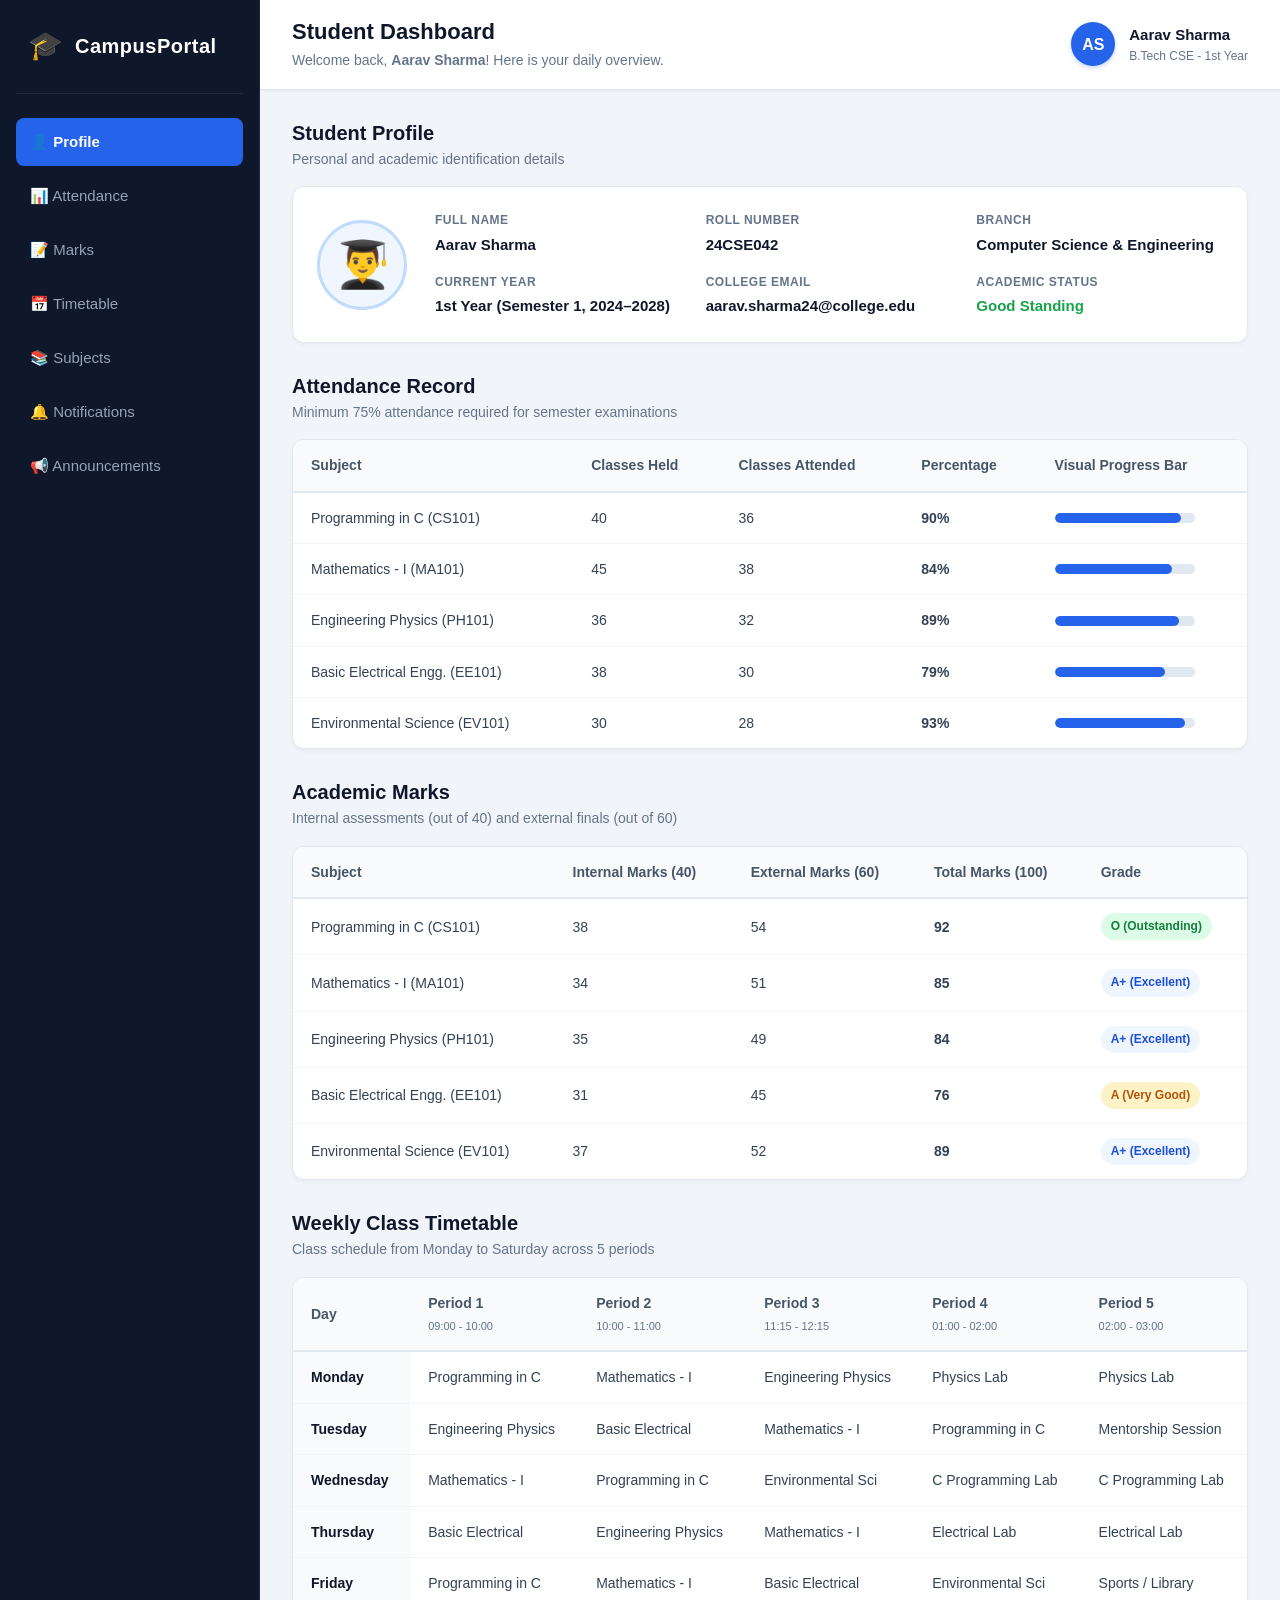
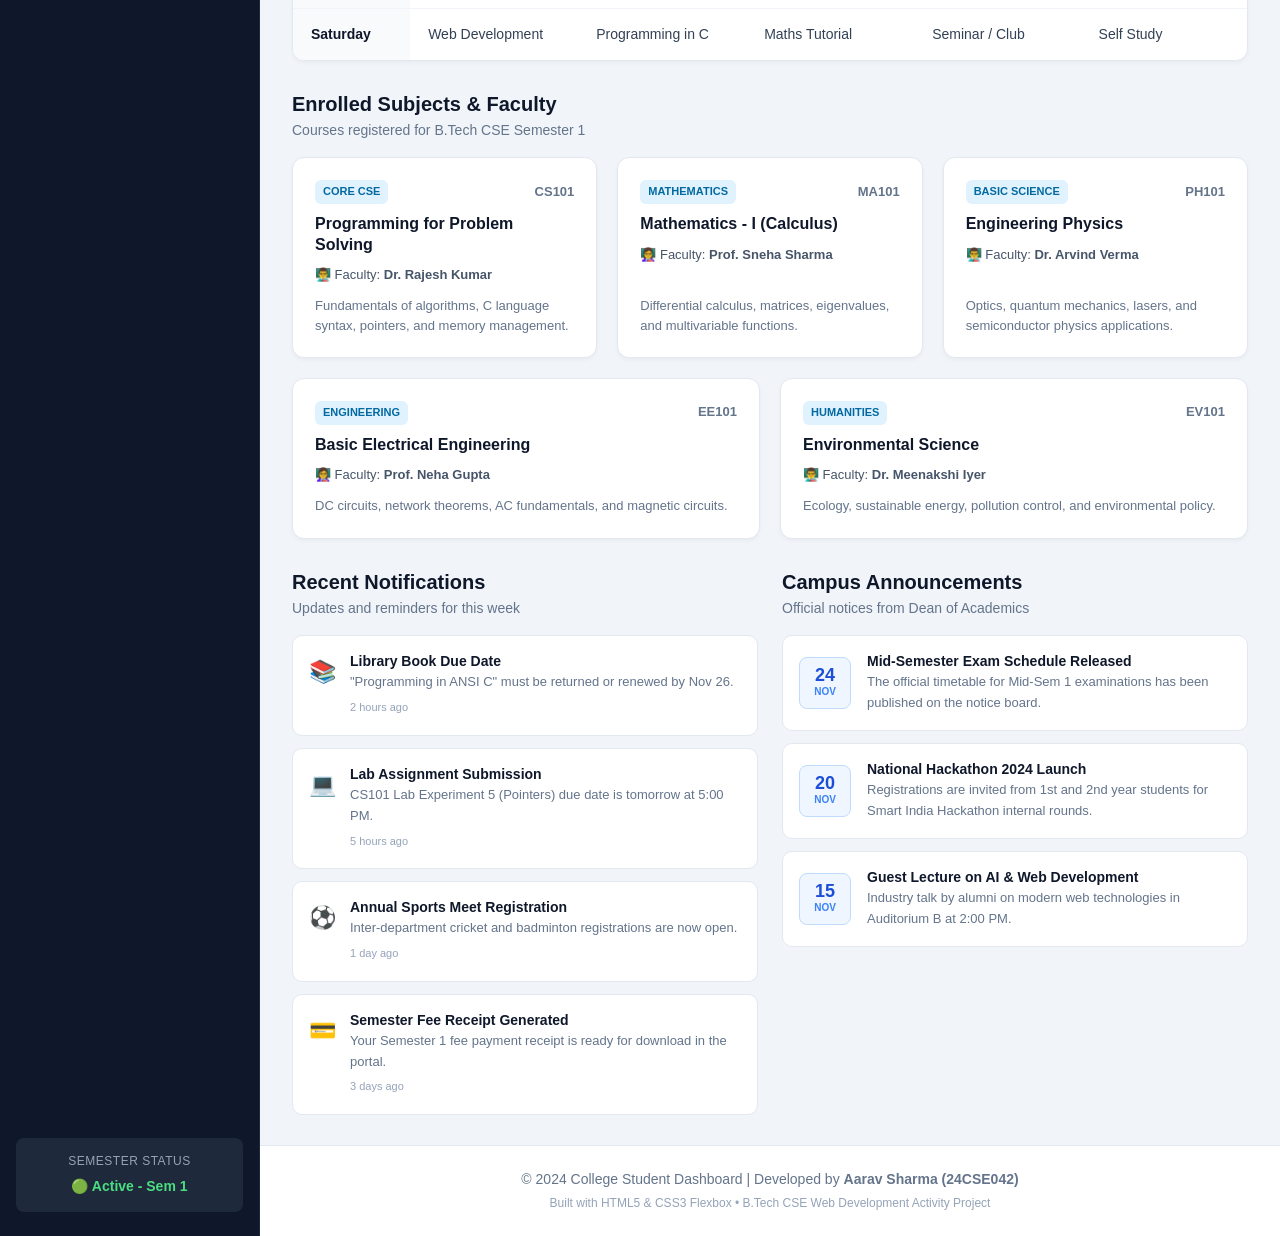
<file: index.html>
<!DOCTYPE html>
<html lang="en">
<head>
  <meta charset="UTF-8">
  <meta name="viewport" content="width=device-width, initial-scale=1.0">
  <title>College Student Dashboard</title>
  <!-- Link to external CSS stylesheet -->
  <link rel="stylesheet" href="style.css">
</head>
<body>

  <!-- ========================================== -->
  <!-- MAIN LAYOUT CONTAINER (FLEXBOX PARENT)     -->
  <!-- ========================================== -->
  <div class="dashboard-container">

    <!-- ========================================== -->
    <!-- 1. SIDEBAR (LEFT NAVIGATION MENU)          -->
    <!-- ========================================== -->
    <aside class="sidebar">
      <!-- Portal Brand Logo & Title -->
      <div class="sidebar-brand">
        <span class="brand-icon">🎓</span>
        <h2 class="brand-name">CampusPortal</h2>
      </div>

      <!-- Navigation Links -->
      <nav class="sidebar-nav">
        <ul>
          <li><a href="#profile" class="nav-link active">👤 Profile</a></li>
          <li><a href="#attendance" class="nav-link">📊 Attendance</a></li>
          <li><a href="#marks" class="nav-link">📝 Marks</a></li>
          <li><a href="#timetable" class="nav-link">📅 Timetable</a></li>
          <li><a href="#subjects" class="nav-link">📚 Subjects</a></li>
          <li><a href="#notifications" class="nav-link">🔔 Notifications</a></li>
          <li><a href="#announcements" class="nav-link">📢 Announcements</a></li>
        </ul>
      </nav>

      <!-- Sidebar Status Card -->
      <div class="sidebar-status">
        <p class="status-label">Semester Status</p>
        <p class="status-badge">🟢 Active - Sem 1</p>
      </div>
    </aside>

    <!-- ========================================== -->
    <!-- RIGHT SIDE CONTENT WRAPPER                 -->
    <!-- ========================================== -->
    <div class="main-wrapper">

      <!-- ========================================== -->
      <!-- 2. TOP HEADER BAR                          -->
      <!-- ========================================== -->
      <header class="topbar">
        <div class="topbar-welcome">
          <h1>Student Dashboard</h1>
          <p class="welcome-text">Welcome back, <strong>Aarav Sharma</strong>! Here is your daily overview.</p>
        </div>

        <div class="topbar-profile">
          <div class="avatar-circle">AS</div>
          <div class="topbar-details">
            <span class="student-name">Aarav Sharma</span>
            <span class="student-role">B.Tech CSE - 1st Year</span>
          </div>
        </div>
      </header>

      <!-- ========================================== -->
      <!-- 3. MAIN DASHBOARD CONTENT                  -->
      <!-- ========================================== -->
      <main class="main-content">

        <!-- ========================================== -->
        <!-- SECTION 1: STUDENT PROFILE CARD            -->
        <!-- ========================================== -->
        <section id="profile" class="dashboard-section">
          <div class="section-header">
            <h2>Student Profile</h2>
            <p>Personal and academic identification details</p>
          </div>

          <div class="profile-card">
            <!-- Student Avatar Badge -->
            <div class="profile-avatar-large">
              <span class="avatar-emoji">👨‍🎓</span>
            </div>

            <!-- Student Detailed Information -->
            <div class="profile-info-grid">
              <div class="info-item">
                <span class="info-label">Full Name</span>
                <span class="info-value">Aarav Sharma</span>
              </div>
              <div class="info-item">
                <span class="info-label">Roll Number</span>
                <span class="info-value">24CSE042</span>
              </div>
              <div class="info-item">
                <span class="info-label">Branch</span>
                <span class="info-value">Computer Science &amp; Engineering</span>
              </div>
              <div class="info-item">
                <span class="info-label">Current Year</span>
                <span class="info-value">1st Year (Semester 1, 2024–2028)</span>
              </div>
              <div class="info-item">
                <span class="info-label">College Email</span>
                <span class="info-value">aarav.sharma24@college.edu</span>
              </div>
              <div class="info-item">
                <span class="info-label">Academic Status</span>
                <span class="info-value status-good">Good Standing</span>
              </div>
            </div>
          </div>
        </section>

        <!-- ========================================== -->
        <!-- SECTION 2: ATTENDANCE TRACKER              -->
        <!-- ========================================== -->
        <section id="attendance" class="dashboard-section">
          <div class="section-header">
            <h2>Attendance Record</h2>
            <p>Minimum 75% attendance required for semester examinations</p>
          </div>

          <!-- Table Wrapper ensures horizontal scrolling on small screens -->
          <div class="table-wrapper">
            <table class="data-table">
              <thead>
                <tr>
                  <th>Subject</th>
                  <th>Classes Held</th>
                  <th>Classes Attended</th>
                  <th>Percentage</th>
                  <th>Visual Progress Bar</th>
                </tr>
              </thead>
              <tbody>
                <tr>
                  <td>Programming in C (CS101)</td>
                  <td>40</td>
                  <td>36</td>
                  <td><strong>90%</strong></td>
                  <td>
                    <div class="attendance-bar-bg">
                      <!-- Note for Viva: Inline style is used here ONLY for the width percentage because each subject has a unique dynamic percentage value, while all styling rules remain in style.css -->
                      <div class="attendance-bar-fill" style="width: 90%;"></div>
                    </div>
                  </td>
                </tr>
                <tr>
                  <td>Mathematics - I (MA101)</td>
                  <td>45</td>
                  <td>38</td>
                  <td><strong>84%</strong></td>
                  <td>
                    <div class="attendance-bar-bg">
                      <!-- Inline style represents the 84% width of the attendance bar -->
                      <div class="attendance-bar-fill" style="width: 84%;"></div>
                    </div>
                  </td>
                </tr>
                <tr>
                  <td>Engineering Physics (PH101)</td>
                  <td>36</td>
                  <td>32</td>
                  <td><strong>89%</strong></td>
                  <td>
                    <div class="attendance-bar-bg">
                      <!-- Inline style represents the 89% width of the attendance bar -->
                      <div class="attendance-bar-fill" style="width: 89%;"></div>
                    </div>
                  </td>
                </tr>
                <tr>
                  <td>Basic Electrical Engg. (EE101)</td>
                  <td>38</td>
                  <td>30</td>
                  <td><strong>79%</strong></td>
                  <td>
                    <div class="attendance-bar-bg">
                      <!-- Inline style represents the 79% width of the attendance bar -->
                      <div class="attendance-bar-fill" style="width: 79%;"></div>
                    </div>
                  </td>
                </tr>
                <tr>
                  <td>Environmental Science (EV101)</td>
                  <td>30</td>
                  <td>28</td>
                  <td><strong>93%</strong></td>
                  <td>
                    <div class="attendance-bar-bg">
                      <!-- Inline style represents the 93% width of the attendance bar -->
                      <div class="attendance-bar-fill" style="width: 93%;"></div>
                    </div>
                  </td>
                </tr>
              </tbody>
            </table>
          </div>
        </section>

        <!-- ========================================== -->
        <!-- SECTION 3: MARKS & EVALUATION              -->
        <!-- ========================================== -->
        <section id="marks" class="dashboard-section">
          <div class="section-header">
            <h2>Academic Marks</h2>
            <p>Internal assessments (out of 40) and external finals (out of 60)</p>
          </div>

          <!-- Table Wrapper for responsive scrolling -->
          <div class="table-wrapper">
            <table class="data-table">
              <thead>
                <tr>
                  <th>Subject</th>
                  <th>Internal Marks (40)</th>
                  <th>External Marks (60)</th>
                  <th>Total Marks (100)</th>
                  <th>Grade</th>
                </tr>
              </thead>
              <tbody>
                <tr>
                  <td>Programming in C (CS101)</td>
                  <td>38</td>
                  <td>54</td>
                  <td><strong>92</strong></td>
                  <td><span class="badge grade-o">O (Outstanding)</span></td>
                </tr>
                <tr>
                  <td>Mathematics - I (MA101)</td>
                  <td>34</td>
                  <td>51</td>
                  <td><strong>85</strong></td>
                  <td><span class="badge grade-aplus">A+ (Excellent)</span></td>
                </tr>
                <tr>
                  <td>Engineering Physics (PH101)</td>
                  <td>35</td>
                  <td>49</td>
                  <td><strong>84</strong></td>
                  <td><span class="badge grade-aplus">A+ (Excellent)</span></td>
                </tr>
                <tr>
                  <td>Basic Electrical Engg. (EE101)</td>
                  <td>31</td>
                  <td>45</td>
                  <td><strong>76</strong></td>
                  <td><span class="badge grade-a">A (Very Good)</span></td>
                </tr>
                <tr>
                  <td>Environmental Science (EV101)</td>
                  <td>37</td>
                  <td>52</td>
                  <td><strong>89</strong></td>
                  <td><span class="badge grade-aplus">A+ (Excellent)</span></td>
                </tr>
              </tbody>
            </table>
          </div>
        </section>

        <!-- ========================================== -->
        <!-- SECTION 4: WEEKLY TIMETABLE                -->
        <!-- ========================================== -->
        <section id="timetable" class="dashboard-section">
          <div class="section-header">
            <h2>Weekly Class Timetable</h2>
            <p>Class schedule from Monday to Saturday across 5 periods</p>
          </div>

          <!-- Table Wrapper for responsive scrolling -->
          <div class="table-wrapper">
            <table class="data-table timetable-table">
              <thead>
                <tr>
                  <th>Day</th>
                  <th>Period 1<br><small>09:00 - 10:00</small></th>
                  <th>Period 2<br><small>10:00 - 11:00</small></th>
                  <th>Period 3<br><small>11:15 - 12:15</small></th>
                  <th>Period 4<br><small>01:00 - 02:00</small></th>
                  <th>Period 5<br><small>02:00 - 03:00</small></th>
                </tr>
              </thead>
              <tbody>
                <tr>
                  <td><strong>Monday</strong></td>
                  <td>Programming in C</td>
                  <td>Mathematics - I</td>
                  <td>Engineering Physics</td>
                  <td>Physics Lab</td>
                  <td>Physics Lab</td>
                </tr>
                <tr>
                  <td><strong>Tuesday</strong></td>
                  <td>Engineering Physics</td>
                  <td>Basic Electrical</td>
                  <td>Mathematics - I</td>
                  <td>Programming in C</td>
                  <td>Mentorship Session</td>
                </tr>
                <tr>
                  <td><strong>Wednesday</strong></td>
                  <td>Mathematics - I</td>
                  <td>Programming in C</td>
                  <td>Environmental Sci</td>
                  <td>C Programming Lab</td>
                  <td>C Programming Lab</td>
                </tr>
                <tr>
                  <td><strong>Thursday</strong></td>
                  <td>Basic Electrical</td>
                  <td>Engineering Physics</td>
                  <td>Mathematics - I</td>
                  <td>Electrical Lab</td>
                  <td>Electrical Lab</td>
                </tr>
                <tr>
                  <td><strong>Friday</strong></td>
                  <td>Programming in C</td>
                  <td>Mathematics - I</td>
                  <td>Basic Electrical</td>
                  <td>Environmental Sci</td>
                  <td>Sports / Library</td>
                </tr>
                <tr>
                  <td><strong>Saturday</strong></td>
                  <td>Web Development</td>
                  <td>Programming in C</td>
                  <td>Maths Tutorial</td>
                  <td>Seminar / Club</td>
                  <td>Self Study</td>
                </tr>
              </tbody>
            </table>
          </div>
        </section>

        <!-- ========================================== -->
        <!-- SECTION 5: REGISTERED SUBJECTS             -->
        <!-- ========================================== -->
        <section id="subjects" class="dashboard-section">
          <div class="section-header">
            <h2>Enrolled Subjects &amp; Faculty</h2>
            <p>Courses registered for B.Tech CSE Semester 1</p>
          </div>

          <!-- Subjects Container (Flexbox layout) -->
          <div class="subjects-container">
            <!-- Subject Card 1 -->
            <div class="subject-card">
              <div class="subject-card-header">
                <span class="subject-badge">Core CSE</span>
                <span class="subject-code">CS101</span>
              </div>
              <h3 class="subject-title">Programming for Problem Solving</h3>
              <p class="subject-faculty">👨‍🏫 Faculty: <strong>Dr. Rajesh Kumar</strong></p>
              <p class="subject-desc">Fundamentals of algorithms, C language syntax, pointers, and memory management.</p>
            </div>

            <!-- Subject Card 2 -->
            <div class="subject-card">
              <div class="subject-card-header">
                <span class="subject-badge">Mathematics</span>
                <span class="subject-code">MA101</span>
              </div>
              <h3 class="subject-title">Mathematics - I (Calculus)</h3>
              <p class="subject-faculty">👩‍🏫 Faculty: <strong>Prof. Sneha Sharma</strong></p>
              <p class="subject-desc">Differential calculus, matrices, eigenvalues, and multivariable functions.</p>
            </div>

            <!-- Subject Card 3 -->
            <div class="subject-card">
              <div class="subject-card-header">
                <span class="subject-badge">Basic Science</span>
                <span class="subject-code">PH101</span>
              </div>
              <h3 class="subject-title">Engineering Physics</h3>
              <p class="subject-faculty">👨‍🏫 Faculty: <strong>Dr. Arvind Verma</strong></p>
              <p class="subject-desc">Optics, quantum mechanics, lasers, and semiconductor physics applications.</p>
            </div>

            <!-- Subject Card 4 -->
            <div class="subject-card">
              <div class="subject-card-header">
                <span class="subject-badge">Engineering</span>
                <span class="subject-code">EE101</span>
              </div>
              <h3 class="subject-title">Basic Electrical Engineering</h3>
              <p class="subject-faculty">👩‍🏫 Faculty: <strong>Prof. Neha Gupta</strong></p>
              <p class="subject-desc">DC circuits, network theorems, AC fundamentals, and magnetic circuits.</p>
            </div>

            <!-- Subject Card 5 -->
            <div class="subject-card">
              <div class="subject-card-header">
                <span class="subject-badge">Humanities</span>
                <span class="subject-code">EV101</span>
              </div>
              <h3 class="subject-title">Environmental Science</h3>
              <p class="subject-faculty">👨‍🏫 Faculty: <strong>Dr. Meenakshi Iyer</strong></p>
              <p class="subject-desc">Ecology, sustainable energy, pollution control, and environmental policy.</p>
            </div>
          </div>
        </section>

        <!-- ========================================== -->
        <!-- TWO COLUMN ROW: NOTIFICATIONS & ANNOUNCEMENTS -->
        <!-- ========================================== -->
        <div class="updates-row">

          <!-- ========================================== -->
          <!-- SECTION 6: NOTIFICATIONS (4 ITEMS)         -->
          <!-- ========================================== -->
          <section id="notifications" class="dashboard-section updates-column">
            <div class="section-header">
              <h2>Recent Notifications</h2>
              <p>Updates and reminders for this week</p>
            </div>

            <div class="notifications-list">
              <!-- Notification 1 -->
              <div class="notification-item">
                <span class="item-icon">📚</span>
                <div class="item-content">
                  <h4 class="item-title">Library Book Due Date</h4>
                  <p class="item-desc">"Programming in ANSI C" must be returned or renewed by Nov 26.</p>
                  <span class="item-time">2 hours ago</span>
                </div>
              </div>

              <!-- Notification 2 -->
              <div class="notification-item">
                <span class="item-icon">💻</span>
                <div class="item-content">
                  <h4 class="item-title">Lab Assignment Submission</h4>
                  <p class="item-desc">CS101 Lab Experiment 5 (Pointers) due date is tomorrow at 5:00 PM.</p>
                  <span class="item-time">5 hours ago</span>
                </div>
              </div>

              <!-- Notification 3 -->
              <div class="notification-item">
                <span class="item-icon">⚽</span>
                <div class="item-content">
                  <h4 class="item-title">Annual Sports Meet Registration</h4>
                  <p class="item-desc">Inter-department cricket and badminton registrations are now open.</p>
                  <span class="item-time">1 day ago</span>
                </div>
              </div>

              <!-- Notification 4 -->
              <div class="notification-item">
                <span class="item-icon">💳</span>
                <div class="item-content">
                  <h4 class="item-title">Semester Fee Receipt Generated</h4>
                  <p class="item-desc">Your Semester 1 fee payment receipt is ready for download in the portal.</p>
                  <span class="item-time">3 days ago</span>
                </div>
              </div>
            </div>
          </section>

          <!-- ========================================== -->
          <!-- SECTION 7: ANNOUNCEMENTS (3 ITEMS)         -->
          <!-- ========================================== -->
          <section id="announcements" class="dashboard-section updates-column">
            <div class="section-header">
              <h2>Campus Announcements</h2>
              <p>Official notices from Dean of Academics</p>
            </div>

            <div class="announcements-list">
              <!-- Announcement 1 -->
              <div class="announcement-item">
                <div class="announcement-date">
                  <span class="date-day">24</span>
                  <span class="date-month">NOV</span>
                </div>
                <div class="announcement-content">
                  <h4 class="item-title">Mid-Semester Exam Schedule Released</h4>
                  <p class="item-desc">The official timetable for Mid-Sem 1 examinations has been published on the notice board.</p>
                </div>
              </div>

              <!-- Announcement 2 -->
              <div class="announcement-item">
                <div class="announcement-date">
                  <span class="date-day">20</span>
                  <span class="date-month">NOV</span>
                </div>
                <div class="announcement-content">
                  <h4 class="item-title">National Hackathon 2024 Launch</h4>
                  <p class="item-desc">Registrations are invited from 1st and 2nd year students for Smart India Hackathon internal rounds.</p>
                </div>
              </div>

              <!-- Announcement 3 -->
              <div class="announcement-item">
                <div class="announcement-date">
                  <span class="date-day">15</span>
                  <span class="date-month">NOV</span>
                </div>
                <div class="announcement-content">
                  <h4 class="item-title">Guest Lecture on AI &amp; Web Development</h4>
                  <p class="item-desc">Industry talk by alumni on modern web technologies in Auditorium B at 2:00 PM.</p>
                </div>
              </div>
            </div>
          </section>

        </div>

      </main>

      <!-- ========================================== -->
      <!-- 4. FOOTER                                  -->
      <!-- ========================================== -->
      <footer class="footer">
        <p>&copy; 2024 College Student Dashboard | Developed by <strong>Aarav Sharma (24CSE042)</strong></p>
        <p class="footer-subtext">Built with HTML5 &amp; CSS3 Flexbox &bull; B.Tech CSE Web Development Activity Project</p>
      </footer>

    </div>

  </div>

</body>
</html>
</file>
<file: style.css>
/* ==========================================================================
   COLLEGE STUDENT DASHBOARD - STYLESHEET
   Author: Aarav Sharma (B.Tech CSE - 1st Year)
   Description: Clean, modern, responsive student dashboard using pure HTML & CSS Flexbox.
   Structure:
     1. RESET AND BASE STYLES
     2. LAYOUT STYLES (Sidebar, Topbar, Main Content, Footer)
     3. COMPONENT STYLES (Cards, Tables, Badges, Lists)
     4. RESPONSIVE STYLES (Single @media max-width: 768px block)
   ========================================================================== */


/* ==========================================================================
   1. RESET AND BASE STYLES
   Explanation: We reset browser margins and paddings to 0 and use 
   box-sizing: border-box so padding doesn't increase an element's total width.
   ========================================================================== */

* {
  margin: 0;
  padding: 0;
  box-sizing: border-box;
}

html {
  /* Smooth scrolling when clicking sidebar anchor links */
  scroll-behavior: smooth;
}

body {
  font-family: -apple-system, BlinkMacSystemFont, "Segoe UI", Roboto, "Helvetica Neue", Arial, sans-serif;
  background-color: #f1f5f9; /* Slate 100 - soft modern background */
  color: #1e293b;            /* Slate 800 - high contrast, readable text */
  line-height: 1.6;
}

/* Base Headings & Links */
h1, h2, h3, h4 {
  color: #0f172a;
  line-height: 1.3;
}

a {
  color: inherit;
  text-decoration: none;
}


/* ==========================================================================
   2. LAYOUT STYLES (FLEXBOX ARCHITECTURE)
   Explanation: The dashboard uses a two-column Flexbox layout.
   Left column is the fixed-width sidebar, and the right column flexes to fill.
   ========================================================================== */

/* Main outer wrapper holding Sidebar + Main Content */
.dashboard-container {
  display: flex;
  min-height: 100vh;
  width: 100%;
}

/* Left Navigation Sidebar */
.sidebar {
  width: 260px;
  background-color: #0f172a; /* Slate 900 - dark navy */
  color: #f8fafc;
  display: flex;
  flex-direction: column;
  flex-shrink: 0; /* Prevents sidebar from shrinking on smaller screens */
  padding: 24px 16px;
  border-right: 1px solid #1e293b;
}

/* Sidebar Brand Logo Header */
.sidebar-brand {
  display: flex;
  align-items: center;
  gap: 12px;
  padding: 0 12px 24px 12px;
  border-bottom: 1px solid #1e293b;
  margin-bottom: 24px;
}

.brand-icon {
  font-size: 28px;
}

.brand-name {
  font-size: 20px;
  font-weight: 700;
  color: #ffffff;
  letter-spacing: 0.5px;
}

/* Sidebar Navigation List */
.sidebar-nav ul {
  list-style: none;
  display: flex;
  flex-direction: column;
  gap: 6px;
}

.nav-link {
  display: flex;
  align-items: center;
  gap: 12px;
  padding: 12px 14px;
  border-radius: 8px;
  color: #94a3b8; /* Slate 400 */
  font-size: 15px;
  font-weight: 500;
  /* Hover effect for beginner CSS */
  transition: background-color 0.2s, color 0.2s;
}

.nav-link:hover {
  background-color: #1e293b;
  color: #38bdf8; /* Sky blue */
}

.nav-link.active {
  background-color: #2563eb; /* Primary Royal Blue */
  color: #ffffff;
  font-weight: 600;
}

/* Sidebar Status Badge at the bottom */
.sidebar-status {
  margin-top: auto; /* Pushes card to the bottom of the sidebar */
  background-color: #1e293b;
  border-radius: 8px;
  padding: 14px;
  text-align: center;
}

.status-label {
  font-size: 12px;
  color: #94a3b8;
  text-transform: uppercase;
  letter-spacing: 0.5px;
  margin-bottom: 4px;
}

.status-badge {
  font-size: 14px;
  font-weight: 600;
  color: #4ade80; /* Light emerald green */
}

/* Right Side Wrapper */
.main-wrapper {
  flex: 1; /* Fills remaining horizontal space */
  display: flex;
  flex-direction: column;
  min-width: 0; /* Prevents overflow clipping in flex children */
}

/* Top Header Bar */
.topbar {
  display: flex;
  justify-content: space-between;
  align-items: center;
  background-color: #ffffff;
  padding: 18px 32px;
  border-bottom: 1px solid #e2e8f0;
  box-shadow: 0 1px 3px rgba(0, 0, 0, 0.05);
}

.topbar-welcome h1 {
  font-size: 22px;
  font-weight: 700;
}

.welcome-text {
  font-size: 14px;
  color: #64748b;
  margin-top: 2px;
}

/* Student Profile Snippet in Topbar */
.topbar-profile {
  display: flex;
  align-items: center;
  gap: 14px;
}

.avatar-circle {
  width: 44px;
  height: 44px;
  border-radius: 50%;
  background-color: #2563eb;
  color: #ffffff;
  display: flex;
  align-items: center;
  justify-content: center;
  font-weight: 700;
  font-size: 16px;
  box-shadow: 0 2px 4px rgba(37, 99, 235, 0.25);
}

.topbar-details {
  display: flex;
  flex-direction: column;
}

.student-name {
  font-size: 15px;
  font-weight: 600;
  color: #0f172a;
}

.student-role {
  font-size: 12px;
  color: #64748b;
}

/* Main Dashboard Body Container */
.main-content {
  padding: 30px 32px;
  display: flex;
  flex-direction: column;
  gap: 30px;
}

/* Section Header Typography */
.dashboard-section {
  display: flex;
  flex-direction: column;
  gap: 16px;
}

.section-header h2 {
  font-size: 20px;
  font-weight: 700;
  color: #0f172a;
}

.section-header p {
  font-size: 14px;
  color: #64748b;
  margin-top: 2px;
}

/* Two Column Flex Row for Notifications & Announcements */
.updates-row {
  display: flex;
  gap: 24px;
}

.updates-column {
  flex: 1; /* Equal 50-50 width on desktop */
}

/* Footer */
.footer {
  background-color: #ffffff;
  padding: 22px 32px;
  text-align: center;
  border-top: 1px solid #e2e8f0;
  margin-top: auto;
  font-size: 14px;
  color: #64748b;
}

.footer-subtext {
  font-size: 12px;
  color: #94a3b8;
  margin-top: 4px;
}


/* ==========================================================================
   3. COMPONENT STYLES
   Explanation: Individual modular UI components like Cards, Data Tables,
   Attendance Bars, Status Badges, and Notification Items.
   ========================================================================== */

/* --------------------------------------------------
   Profile Card Component
   -------------------------------------------------- */
.profile-card {
  background-color: #ffffff;
  border-radius: 12px;
  padding: 24px;
  border: 1px solid #e2e8f0;
  box-shadow: 0 2px 4px rgba(0, 0, 0, 0.04);
  display: flex;
  align-items: center;
  gap: 28px;
}

.profile-avatar-large {
  width: 90px;
  height: 90px;
  background-color: #eff6ff;
  border: 3px solid #bfdbfe;
  border-radius: 50%;
  display: flex;
  align-items: center;
  justify-content: center;
  flex-shrink: 0;
}

.avatar-emoji {
  font-size: 46px;
}

/* Profile Info Flex Grid (Pure Flexbox, No CSS Grid) */
.profile-info-grid {
  display: flex;
  flex-wrap: wrap;
  gap: 16px 24px;
  flex: 1;
}

.info-item {
  display: flex;
  flex-direction: column;
  flex: 1 1 calc(33.333% - 24px);
  min-width: 180px;
}

.info-label {
  font-size: 12px;
  font-weight: 600;
  text-transform: uppercase;
  color: #64748b;
  letter-spacing: 0.5px;
  margin-bottom: 2px;
}

.info-value {
  font-size: 15px;
  font-weight: 600;
  color: #0f172a;
}

.status-good {
  color: #16a34a; /* Green */
}

/* --------------------------------------------------
   Data Tables & Wrapper (Attendance, Marks, Timetable)
   -------------------------------------------------- */
.table-wrapper {
  background-color: #ffffff;
  border-radius: 12px;
  border: 1px solid #e2e8f0;
  box-shadow: 0 2px 4px rgba(0, 0, 0, 0.04);
  /* Allows smooth horizontal scrolling on mobile screens */
  overflow-x: auto;
}

.data-table {
  width: 100%;
  border-collapse: collapse;
  text-align: left;
  font-size: 14px;
}

.data-table thead tr {
  background-color: #f8fafc;
  border-bottom: 2px solid #e2e8f0;
}

.data-table th {
  padding: 14px 18px;
  font-weight: 600;
  color: #475569;
  white-space: nowrap;
}

.data-table td {
  padding: 14px 18px;
  border-bottom: 1px solid #f1f5f9;
  color: #334155;
  white-space: nowrap;
}

.data-table tbody tr:last-child td {
  border-bottom: none;
}

/* Row Hover Effect */
.data-table tbody tr:hover {
  background-color: #f8fafc;
}

/* Specific styling for Timetable */
.timetable-table th small {
  font-size: 11px;
  color: #64748b;
  font-weight: 400;
}

.timetable-table td:first-child {
  background-color: #f8fafc;
  color: #0f172a;
}

/* --------------------------------------------------
   Attendance Progress Bar Component
   -------------------------------------------------- */
.attendance-bar-bg {
  width: 140px;
  height: 10px;
  background-color: #e2e8f0;
  border-radius: 10px;
  overflow: hidden;
}

.attendance-bar-fill {
  height: 100%;
  background-color: #2563eb; /* Primary Blue fill */
  border-radius: 10px;
}

/* --------------------------------------------------
   Grade Badges
   -------------------------------------------------- */
.badge {
  display: inline-block;
  padding: 4px 10px;
  border-radius: 20px;
  font-size: 12px;
  font-weight: 600;
}

.grade-o {
  background-color: #dcfce7;
  color: #15803d; /* Green */
}

.grade-aplus {
  background-color: #eff6ff;
  color: #1d4ed8; /* Blue */
}

.grade-a {
  background-color: #fef3c7;
  color: #b45309; /* Amber */
}

/* --------------------------------------------------
   Enrolled Subject Cards (Flexbox Wrapping)
   -------------------------------------------------- */
.subjects-container {
  display: flex;
  flex-wrap: wrap;
  gap: 20px;
}

.subject-card {
  flex: 1 1 calc(33.333% - 20px);
  min-width: 260px;
  background-color: #ffffff;
  border-radius: 12px;
  padding: 22px;
  border: 1px solid #e2e8f0;
  box-shadow: 0 2px 4px rgba(0, 0, 0, 0.04);
  display: flex;
  flex-direction: column;
  gap: 10px;
  /* Simple hover transition */
  transition: transform 0.2s, box-shadow 0.2s;
}

.subject-card:hover {
  transform: translateY(-3px);
  box-shadow: 0 8px 16px rgba(0, 0, 0, 0.07);
}

.subject-card-header {
  display: flex;
  justify-content: space-between;
  align-items: center;
}

.subject-badge {
  background-color: #e0f2fe;
  color: #0369a1;
  font-size: 11px;
  font-weight: 700;
  text-transform: uppercase;
  padding: 3px 8px;
  border-radius: 6px;
}

.subject-code {
  font-size: 13px;
  font-weight: 700;
  color: #64748b;
}

.subject-title {
  font-size: 16px;
  font-weight: 700;
  color: #0f172a;
}

.subject-faculty {
  font-size: 13px;
  color: #475569;
}

.subject-desc {
  font-size: 13px;
  color: #64748b;
  margin-top: auto; /* Aligns description neatly at the bottom */
  line-height: 1.5;
}

/* --------------------------------------------------
   Notifications List Component
   -------------------------------------------------- */
.notifications-list {
  display: flex;
  flex-direction: column;
  gap: 12px;
}

.notification-item {
  background-color: #ffffff;
  border-radius: 10px;
  padding: 16px;
  border: 1px solid #e2e8f0;
  display: flex;
  align-items: flex-start;
  gap: 14px;
  transition: background-color 0.2s;
}

.notification-item:hover {
  background-color: #f8fafc;
}

.item-icon {
  font-size: 22px;
  flex-shrink: 0;
  margin-top: 2px;
}

.item-content {
  flex: 1;
}

.item-title {
  font-size: 14px;
  font-weight: 600;
  color: #0f172a;
  margin-bottom: 2px;
}

.item-desc {
  font-size: 13px;
  color: #64748b;
}

.item-time {
  display: inline-block;
  font-size: 11px;
  color: #94a3b8;
  margin-top: 6px;
  font-weight: 500;
}

/* --------------------------------------------------
   Announcements List Component
   -------------------------------------------------- */
.announcements-list {
  display: flex;
  flex-direction: column;
  gap: 12px;
}

.announcement-item {
  background-color: #ffffff;
  border-radius: 10px;
  padding: 16px;
  border: 1px solid #e2e8f0;
  display: flex;
  align-items: center;
  gap: 16px;
  transition: background-color 0.2s;
}

.announcement-item:hover {
  background-color: #f8fafc;
}

.announcement-date {
  width: 52px;
  height: 52px;
  background-color: #eff6ff;
  border: 1px solid #bfdbfe;
  border-radius: 8px;
  display: flex;
  flex-direction: column;
  align-items: center;
  justify-content: center;
  flex-shrink: 0;
}

.date-day {
  font-size: 18px;
  font-weight: 700;
  color: #1d4ed8;
  line-height: 1;
}

.date-month {
  font-size: 10px;
  font-weight: 700;
  color: #3b82f6;
  text-transform: uppercase;
}

.announcement-content {
  flex: 1;
}


/* ==========================================================================
   4. RESPONSIVE DESIGN (MOBILE & TABLET SCREENS)
   Explanation: ONE media query block for max-width: 768px as requested.
   When the screen is narrower than 768px (tablets & phones), the layout
   stacks vertically, full width, and tables scroll sideways inside .table-wrapper.
   ========================================================================== */

@media (max-width: 768px) {
  /* 1. Stack the main dashboard container vertically */
  .dashboard-container {
    flex-direction: column;
  }

  /* 2. Sidebar takes full width at the top */
  .sidebar {
    width: 100%;
    padding: 16px;
  }

  .sidebar-brand {
    margin-bottom: 16px;
    padding-bottom: 14px;
  }

  .sidebar-nav ul {
    flex-direction: row;
    flex-wrap: wrap;
    gap: 8px;
  }

  .nav-link {
    padding: 8px 12px;
    font-size: 13px;
  }

  .sidebar-status {
    display: none; /* Hide status badge on mobile to save vertical space */
  }

  /* 3. Topbar stacks its content */
  .topbar {
    flex-direction: column;
    align-items: flex-start;
    gap: 14px;
    padding: 18px 20px;
  }

  .topbar-profile {
    width: 100%;
    justify-content: flex-start;
  }

  /* 4. Main content reduces padding */
  .main-content {
    padding: 20px 16px;
    gap: 24px;
  }

  /* 5. Profile card stacks avatar and details vertically */
  .profile-card {
    flex-direction: column;
    text-align: center;
    gap: 18px;
  }

  .profile-info-grid {
    flex-direction: column;
    width: 100%;
  }

  .info-item {
    width: 100%;
    min-width: 100%;
  }

  /* 6. Subject cards take full width */
  .subject-card {
    flex: 1 1 100%;
    min-width: 100%;
  }

  /* 7. Stack Notifications and Announcements vertically */
  .updates-row {
    flex-direction: column;
    gap: 24px;
  }

  /* 8. Ensure attendance progress bar stays visible inside table */
  .attendance-bar-bg {
    width: 100px;
  }

  /* 9. Footer padding adjustment */
  .footer {
    padding: 18px 16px;
  }
}
</file>
